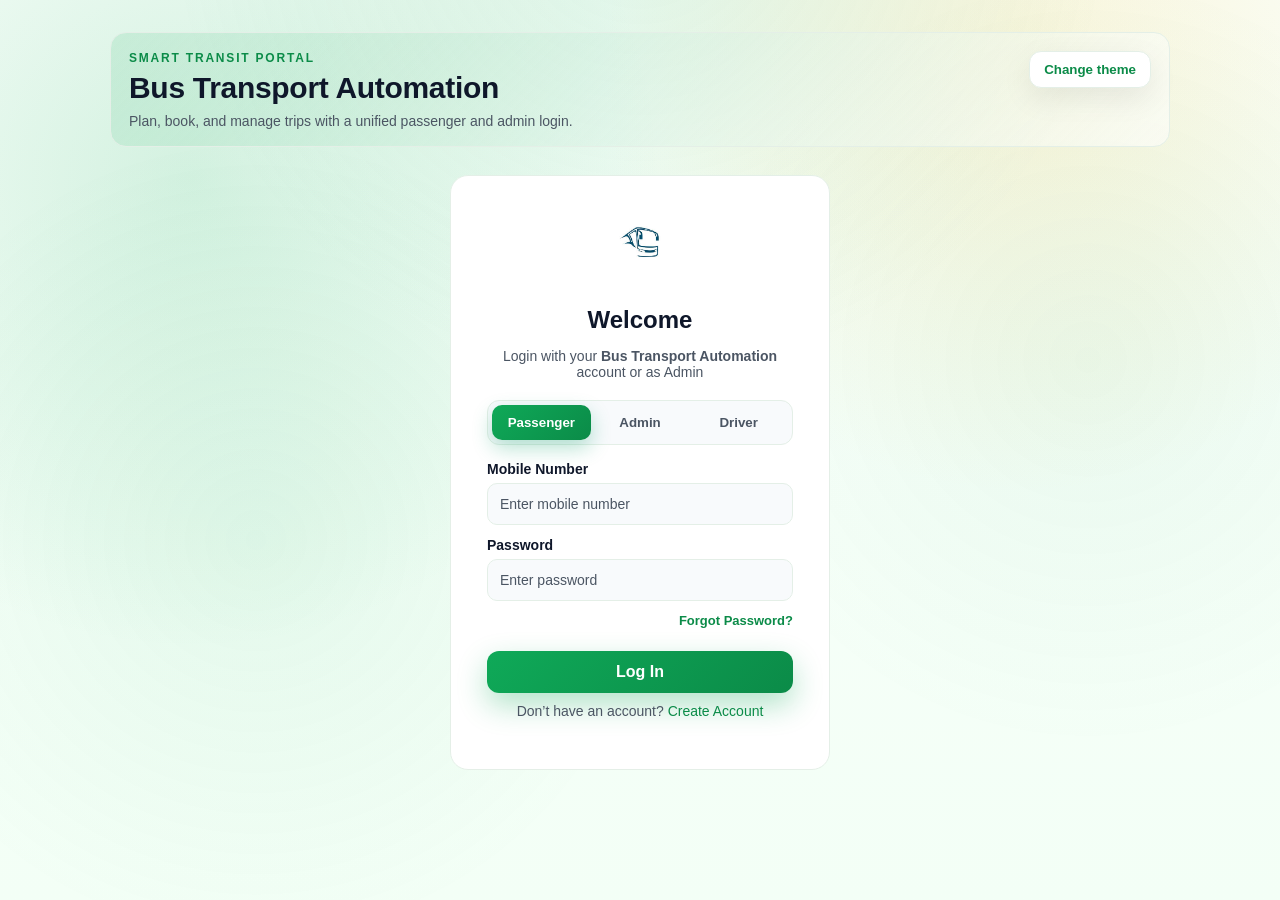
<file: index.html>
<!DOCTYPE html>
<html lang="en">

<head>
  <meta charset="UTF-8">
  <meta name="viewport" content="width=device-width, initial-scale=1.0">
  <title>Bus Transport Automation - Login</title>
  <link rel="stylesheet" href="style.css">
  <script src="theme.js"></script>
</head>

<body>

  <div class="page-shell">
    <header class="hero-header">
      <div>
        <p class="eyebrow">Smart transit portal</p>
        <h1 id="title">Bus Transport Automation</h1>
        <p class="subtitle">Plan, book, and manage trips with a unified passenger and admin login.</p>
      </div>
      <button id="themeToggle" type="button" class="theme-toggle">Change theme</button>
    </header>

    <!-- Wrapper for centering container -->
    <div class="wrapper">
      <div class="container">
        <!-- Logo -->
        <img src="busLogo.png" alt="Bus Transport Automation" class="logo">

        <!-- Heading -->
        <h2>Welcome</h2>
        <p class="lede">Login with your <strong>Bus Transport Automation</strong> account or as Admin</p>

        <!-- Tabs for Passenger/Admin/Driver -->
        <div class="tab">
          <button id="userBtn" class="active" onclick="showUserLogin()">Passenger</button>
          <button id="adminBtn" onclick="showAdminLogin()">Admin</button>
          <button id="driverBtn" onclick="showDriverLogin()">Driver</button>
        </div>

        <!-- Passenger Login Form -->
        <form id="userLogin" class="form active">
          <label>Mobile Number </label>
          <input type="text" placeholder="Enter mobile number" id="userMobile" required>

          <label>Password </label>
          <input type="password" placeholder="Enter password" id="userPassword" required>

          <div class="actions">
            <a href="#">Forgot Password?</a>
          </div>

          <button type="submit" class="login-btn">Log In</button>
          <p class="signup-note">Don’t have an account? <a href="signup.html" onclick="signupUser()">Create Account</a></p>
        </form>

        <!-- Admin Login Form -->
        <form id="adminLogin" class="form">
          <label>Username </label>
          <input type="text" placeholder="Enter admin username" id="adminUser" required>

          <label>Password </label>
          <input type="password" placeholder="Enter admin password" id="adminPass" required>

          <button type="submit" class="login-btn">Log In</button>
        </form>

        <!-- Driver Login Form -->
        <form id="driverLogin" class="form">
          <label>Phone </label>
          <input type="text" placeholder="Enter driver phone" id="driverPhone" required>

          <label>License Number </label>
          <input type="text" placeholder="Enter license number" id="driverLicense" required>

          <button type="submit" class="login-btn">Log In</button>
        </form>
      </div>
    </div>
  </div>

  <!-- JS Script -->
  <script src="script.js"></script>

</body>

</html>
</file>
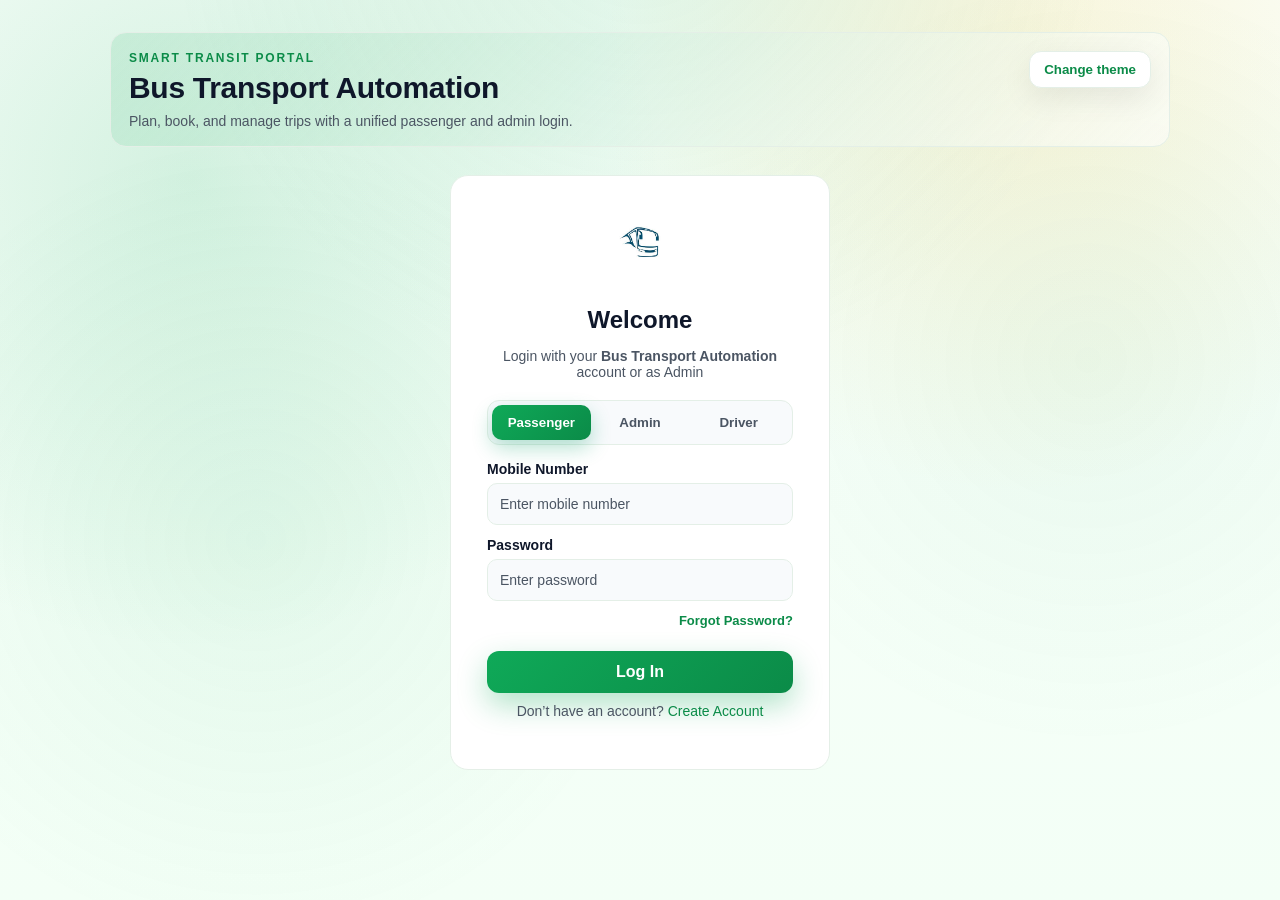
<file: driver.html>
<!DOCTYPE html>
<html lang="en">
<head>
  <meta charset="UTF-8">
  <meta name="viewport" content="width=device-width, initial-scale=1.0">
  <title>Driver Dashboard</title>
  <link rel="stylesheet" href="driver.css">
  <script src="theme.js"></script>
  <script defer src="driver.js"></script>
  <script defer src="footer.js"></script>
  </head>
<body>

  <header class="navbar">
    <div class="logo">Bus Transport Automation</div>
    <nav>
      <ul>
        <li><a href="#" id="driverLogoutLink">Logout</a></li>
      </ul>
    </nav>
  </header>

  <section class="hero">
    <h1 id="driverWelcome">Welcome Driver 👋</h1>
    <p>Here are your assigned trips.</p>
  </section>

  <main class="content">
    <div class="panel">
      <div class="tabbar" role="tablist">
        <button class="tab-btn active" id="tabActive" data-target="tab-active" aria-selected="true">Trips</button>
        <button class="tab-btn" id="tabCompleted" data-target="tab-completed" aria-selected="false">Completed Trips</button>
        <button class="tab-btn" id="tabRoutes" data-target="tab-routes" aria-selected="false">Routes</button>
      </div>

      <section id="tab-active" class="tab-panel active" role="tabpanel" aria-labelledby="tabActive">
        <div class="panel-header">
          <div>
            <h2>Your Trips</h2>
            <p class="muted">Mark a trip as done to move it into Completed.</p>
          </div>
        </div>
        <div class="table-block">
          <div class="block-heading">
            <h3>Active Trips</h3>
            <span class="pill" id="activeCount">0</span>
          </div>
          <div id="activeTrips" class="table-wrapper">
            <div class="loading">Loading trips...</div>
          </div>
        </div>
      </section>

      <section id="tab-completed" class="tab-panel" role="tabpanel" aria-labelledby="tabCompleted">
        <div class="panel-header">
          <div>
            <h2>Completed Trips</h2>
            <p class="muted">Trips you marked done.</p>
          </div>
        </div>
        <div class="table-block">
          <div class="block-heading">
            <h3>Completed Trips</h3>
            <span class="pill" id="completedCount">0</span>
          </div>
          <div id="completedTrips" class="table-wrapper">
            <div class="loading">Loading trips...</div>
          </div>
        </div>
      </section>

      <section id="tab-routes" class="tab-panel" role="tabpanel" aria-labelledby="tabRoutes">
        <div class="panel-header">
          <div>
            <h2>Routes</h2>
            <p class="muted">Routes assigned to you.</p>
          </div>
        </div>
        <div class="table-block">
          <div class="block-heading">
            <h3>Your Assigned Routes</h3>
            <span class="pill" id="routesCount">0</span>
          </div>
          <div id="routesContainer" class="table-wrapper">
            <div class="loading">Loading routes...</div>
          </div>
        </div>
      </section>
    </div>
  </main>

  <footer class="site-footer">
    <div class="footer-inner">
      <div class="footer-brand">Bus Transport Automation</div>
      <div class="footer-meta">© <span id="footerYear"></span> All rights reserved</div>
      <div class="footer-author">Author: PSTU Student</div>
    </div>
  </footer>

</body>
</html>
</file>
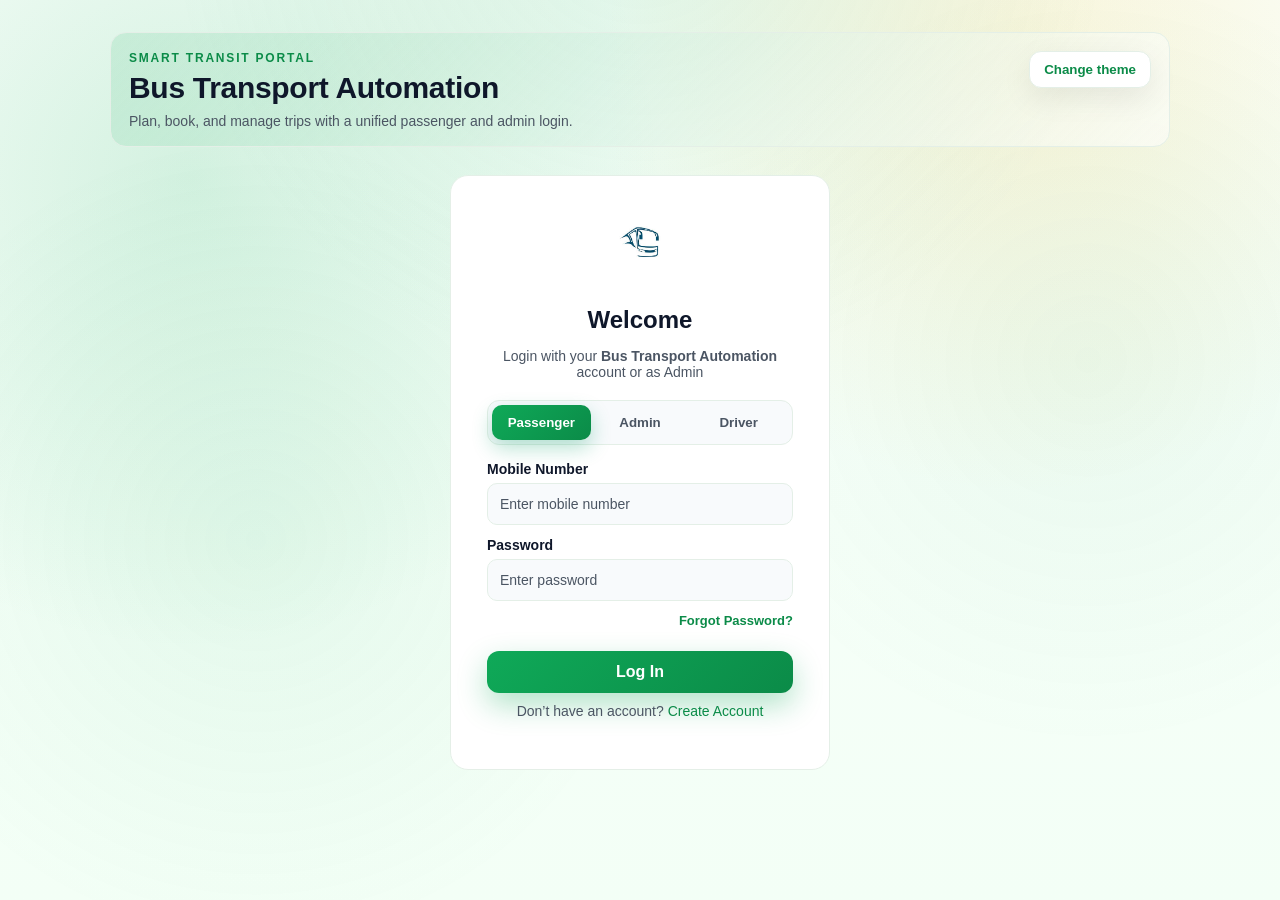
<file: passenger.html>
<!DOCTYPE html>
<html lang="en">
<head>
  <meta charset="UTF-8">
  <meta name="viewport" content="width=device-width, initial-scale=1.0">
  <title>Passenger Dashboard</title>
  <!-- Link to external CSS for styling the passenger dashboard -->
  <link rel="stylesheet" href="passenger.css">
  <script src="theme.js"></script>
</head>
<body>

  <!-- =========================
       HEADER / NAVIGATION BAR
       Contains logo and navigation links
  ============================ -->
  <header class="navbar">
    <div class="logo">Bus Transport Automation </div> <!-- Logo / Brand Name -->
    <nav>
      <ul>
        <li><a href="#">Home</a></li>    
        <li><a href="#">Help</a></li>    
        <li><a href="gps.html" id="gpsTrackingNavLink">GPS Tracking</a></li>
        <li><a href="#" id="passengerDetailsLink">My Details</a></li>
        <li><a href="#" id="passengerLogoutLink">Logout</a></li>   <!-- Logout link -->
      </ul>
    </nav>
  </header>

  <!-- Passenger Details Modal -->
  <div id="passengerDetailsModal" class="passenger-modal" aria-hidden="true">
    <div class="passenger-modal-content" role="dialog" aria-modal="true" aria-labelledby="passengerDetailsTitle">
      <div class="passenger-modal-header">
        <h2 id="passengerDetailsTitle">Passenger Details</h2>
        <button type="button" id="passengerDetailsCloseBtn" class="passenger-modal-close">Close</button>
      </div>
      <div id="passengerDetailsBody" class="passenger-modal-body"></div>
    </div>
  </div>

  <!-- =========================
       HERO / MAIN SECTION
       Welcoming message and main options for the passenger
  ============================ -->
  <section class="hero">
    <h1>Welcome Passenger 👋</h1>  <!-- Greeting text -->
    <p>Select an option below to continue your journey</p> <!-- Subtext -->

    <!-- =========================
         OPTIONS CARDS
         Each card has an image, title, description, and onclick function
    ============================ -->
    <div class="options">

      <!-- CARD 1: Search Bus -->
      <div class="card" onclick="openSearch()">
        <img src="searchLogo.png" alt="Search Bus">
        <h3>Search Bus</h3>
        <p>Find available buses by route and date.</p>
      </div>

      <!-- CARD 2: Bus Counters -->
      <div class="card" onclick="openRoute()">
        <img src="gpsLogo.png" alt="Bus Counters">
        <h3>Bus Counters</h3>
        <p>Find counter addresses, contacts and timings.</p>
      </div>

      <!-- CARD 3: See Routes -->
      <div class="card" onclick="openRoutesList()">
        <img src="searchLogo.png" alt="See Routes">
        <h3>See Routes</h3>
        <p>Browse available routes pulled directly from the database.</p>
      </div>

    </div>

    <!-- Latest confirmed booking + GPS tracking (shows only if a paid booking exists) -->
    <section id="latestBookingPanel" class="latest-booking" hidden>
      <h2 class="latest-booking-title">My Confirmed Booking</h2>
      <div id="latestBookingMeta" class="latest-booking-meta"></div>
    </section>
  </section>

  <!-- =========================
       FOOTER
       Contains copyright and developer info
  ============================ -->
  <footer class="site-footer">
    <div class="footer-inner">
      <div class="footer-brand">Bus Transport Automation</div>
      <div class="footer-meta">© <span id="footerYear"></span> All rights reserved</div>
      <div class="footer-author">Author: PSTU Student</div>
    </div>
  </footer>
  <script src="footer.js"></script>
  <script src="passenger.js?v=20251228"></script>
</body>
</html>
</file>
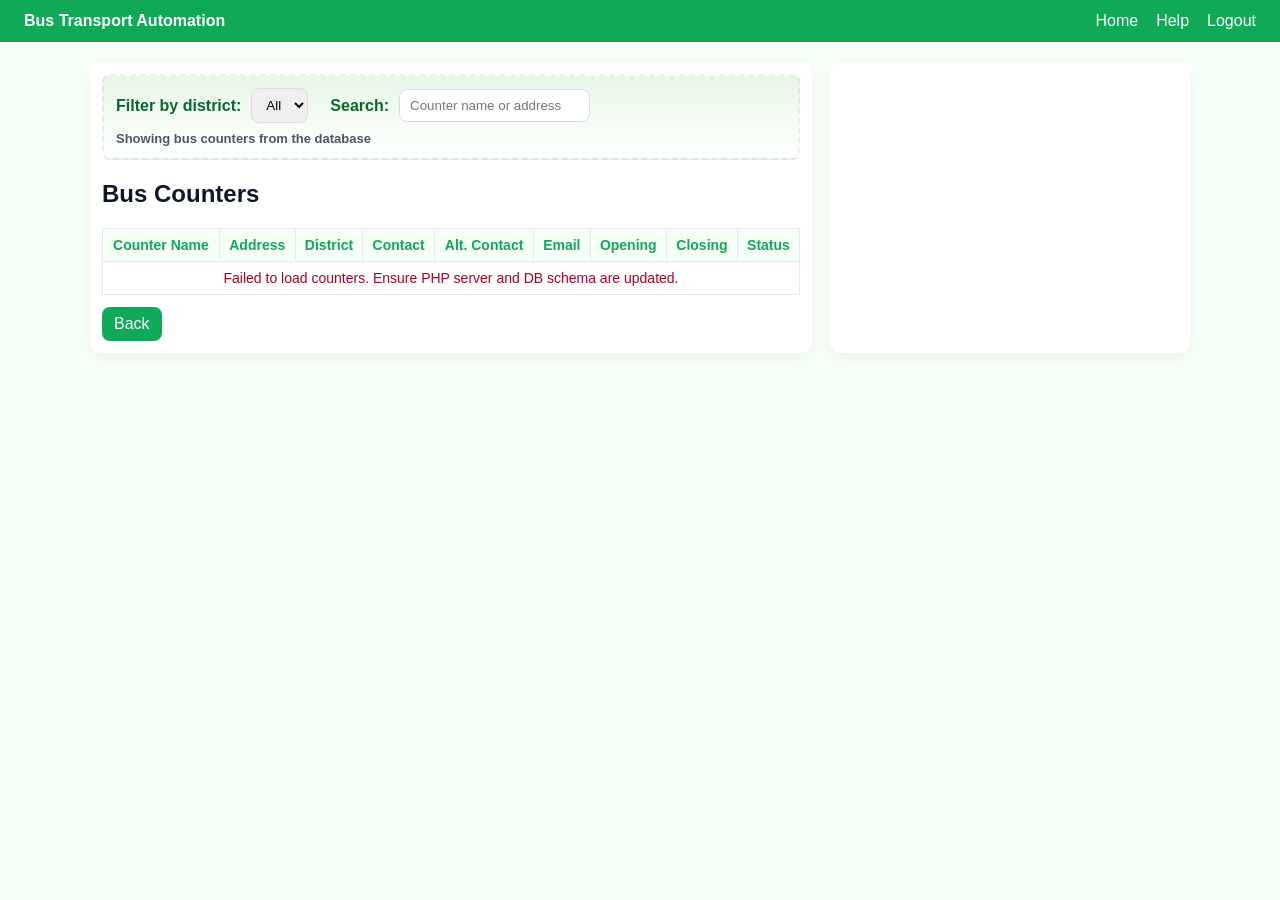
<file: route.html>
<!DOCTYPE html>
<html lang="en">
<head>
  <meta charset="utf-8">
  <meta name="viewport" content="width=device-width, initial-scale=1">
  <title>Bus Counters — Bus Transport Automation</title>
  <link rel="stylesheet" href="route.css">
   <script src="theme.js"></script>
</head>
<body>

  <header class="navbar">
    <div class="logo">Bus Transport Automation</div>
    <nav>
      <ul>
        <li><a href="passenger.html">Home</a></li>
        <li><a href="#">Help</a></li>
        <li><a href="index.html">Logout</a></li>
      </ul>
    </nav>
  </header>

  <main class="route-container">
    <section class="map-area">
      <div class="map-placeholder" style="height:auto; padding:12px">
        <div class="filter-row">
          <label for="districtFilter"><strong>Filter by district:</strong></label>
          <select id="districtFilter">
            <option value="">All</option>
          </select>
          <label for="searchBox" style="margin-left:12px"><strong>Search:</strong></label>
          <input id="searchBox" type="text" placeholder="Counter name or address" />
        </div>
        <div class="map-note">Showing bus counters from the database</div>
      </div>

      <h2 id="route-title">Bus Counters</h2>

      <table class="counters-table" aria-label="Bus counters list">
        <thead>
          <tr>
            <th>Counter Name</th>
            <th>Address</th>
            <th>District</th>
            <th>Contact</th>
            <th>Alt. Contact</th>
            <th>Email</th>
            <th>Opening</th>
            <th>Closing</th>
            <th>Status</th>
          </tr>
        </thead>
        <tbody id="countersBody"></tbody>
      </table>

      <div class="panel-actions">
        <a class="back-btn" href="passenger.html">Back</a>
      </div>
    </section>

    <aside class="route-panel">
      
    </aside>
  </main>
  <script src="route.js"></script>
</body>
</html>
</file>
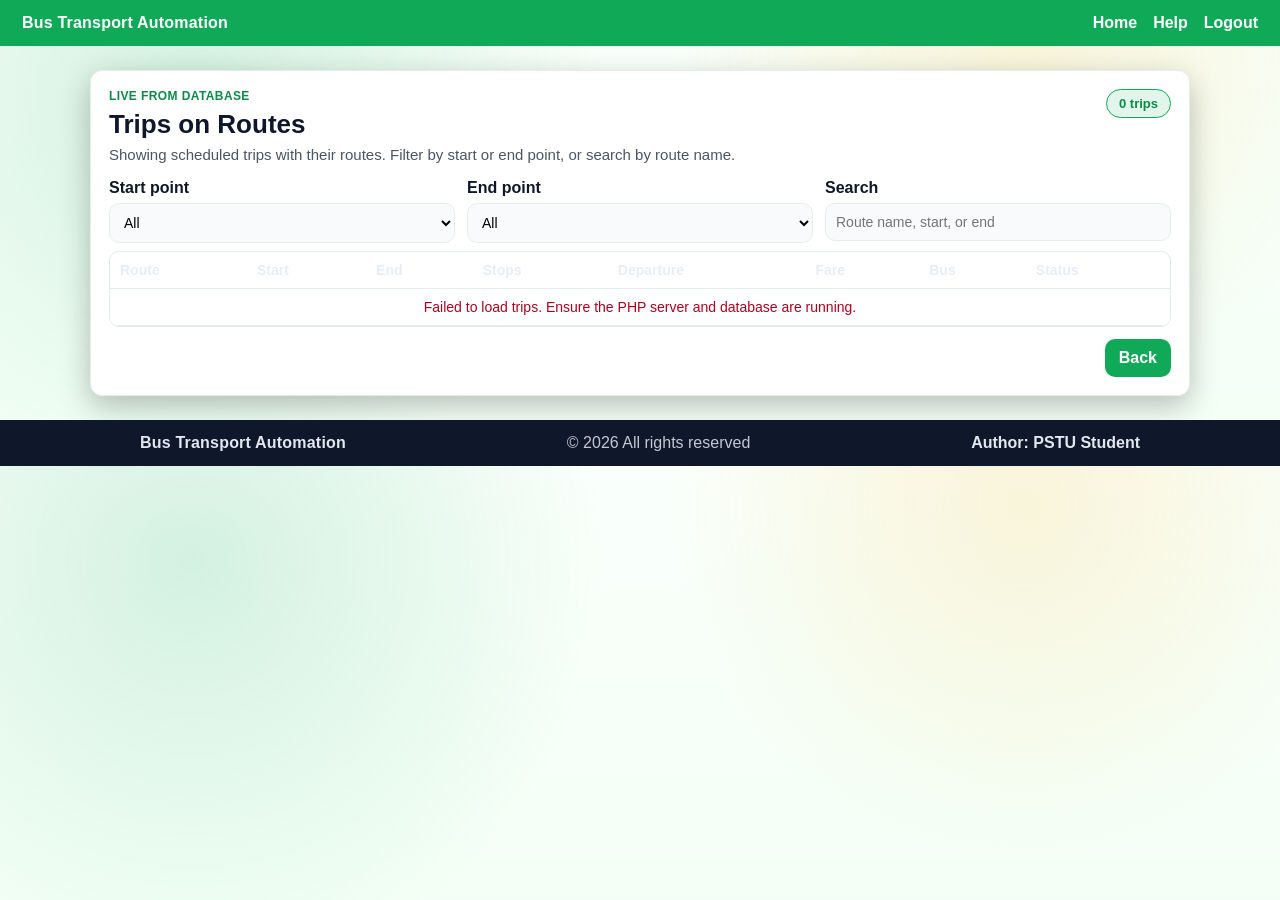
<file: routes_list.html>
<!DOCTYPE html>
<html lang="en">
<head>
  <meta charset="UTF-8">
  <meta name="viewport" content="width=device-width, initial-scale=1.0">
  <title>Routes — Bus Transport Automation</title>
  <link rel="stylesheet" href="routes_list.css">
  <script src="theme.js"></script>
</head>
<body class="bg-routes">
  <header class="navbar">
    <div class="logo">Bus Transport Automation</div>
    <nav>
      <ul>
        <li><a href="passenger.html">Home</a></li>
        <li><a href="#">Help</a></li>
        <li><a href="index.html">Logout</a></li>
      </ul>
    </nav>
  </header>

  <main class="routes-container">
    <section class="routes-panel">
      <div class="panel-header">
        <div>
          <p class="eyebrow">Live from database</p>
          <h1>Trips on Routes</h1>
          <p class="lede">Showing scheduled trips with their routes. Filter by start or end point, or search by route name.</p>
        </div>
        <div class="count-pill" id="routesCount">0 trips</div>
      </div>

      <div class="filters">
        <label>
          <span>Start point</span>
          <select id="startFilter">
            <option value="">All</option>
          </select>
        </label>
        <label>
          <span>End point</span>
          <select id="endFilter">
            <option value="">All</option>
          </select>
        </label>
        <label class="search-label">
          <span>Search</span>
          <input id="routeSearch" type="search" placeholder="Route name, start, or end" />
        </label>
      </div>

      <div class="table-wrap">
        <table class="routes-table" aria-label="Trips list">
          <thead>
            <tr>
              <th>Route</th>
              <th>Start</th>
              <th>End</th>
              <th>Stops</th>
              <th>Departure</th>
              <th>Fare</th>
              <th>Bus</th>
              <th>Status</th>
            </tr>
          </thead>
          <tbody id="routesBody"></tbody>
        </table>
      </div>

      <div class="panel-actions">
        <a class="back-btn" href="passenger.html">Back</a>
      </div>
    </section>
  </main>

  <footer class="site-footer">
    <div class="footer-inner">
      <div class="footer-brand">Bus Transport Automation</div>
      <div class="footer-meta">© <span id="footerYear"></span> All rights reserved</div>
      <div class="footer-author">Author: PSTU Student</div>
    </div>
  </footer>

  <script src="footer.js"></script>
  <script src="routes_list.js"></script>
</body>
</html>
</file>
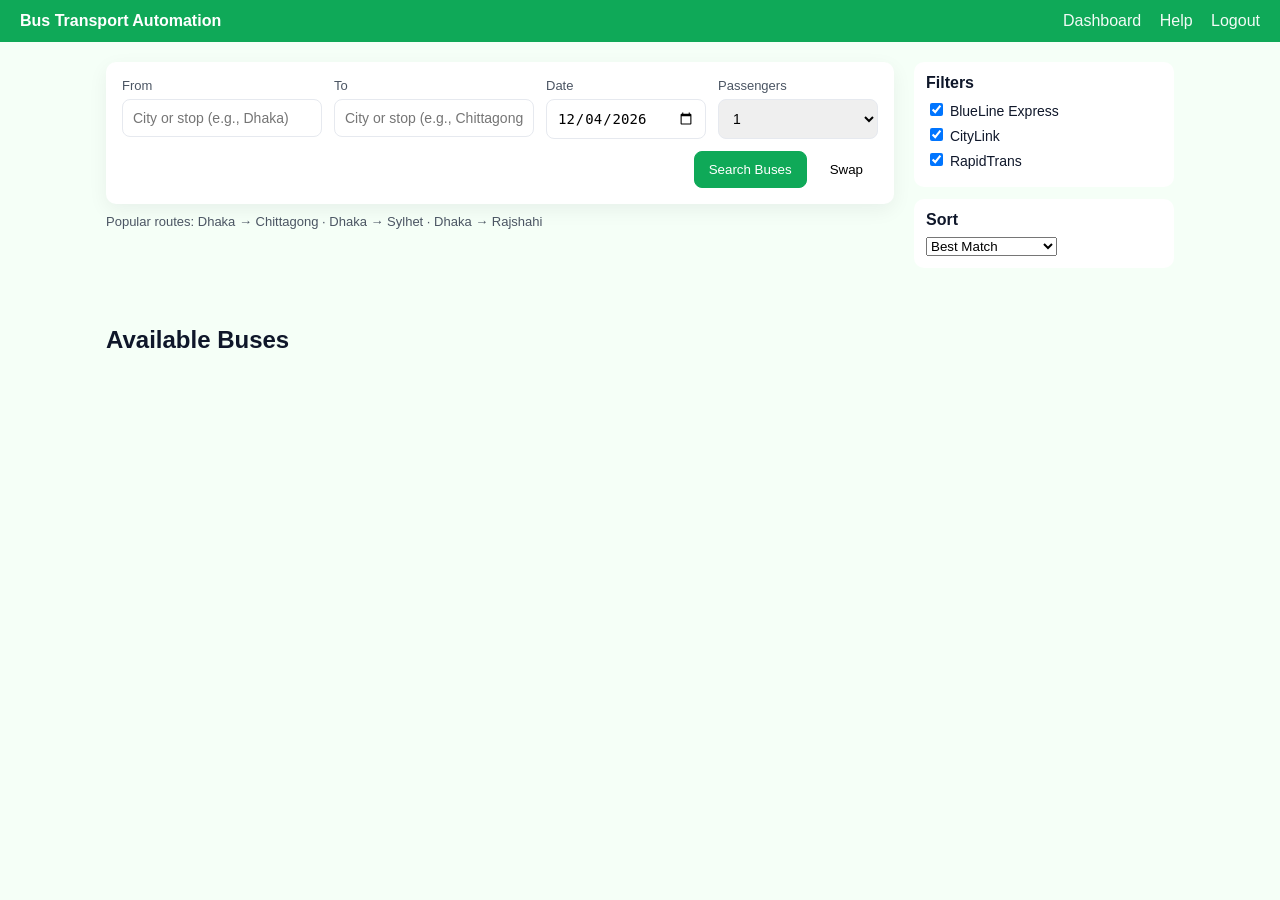
<file: search.html>
<!DOCTYPE html>
<html lang="en">
<head>
  <meta charset="UTF-8">
  <meta name="viewport" content="width=device-width, initial-scale=1.0">
    <title>Bus Search</title>
  <link rel="stylesheet" href="search.css">
    <script src="theme.js"></script>
</head>
<body>

  <header class="topbar">
    <div class="brand">Bus Transport Automation</div>
    <nav class="topnav">
      <a href="passenger.html">Dashboard</a>
      <a href="#">Help</a>
      <a href="index.html">Logout</a>
    </nav>
  </header>

  <main class="container">
    <section class="search-panel">
      <form id="searchForm" class="search-form" autocomplete="off">
        <div class="inputs">
          <div class="input-group">
            <label>From</label>
            <input id="from" name="from" type="text" placeholder="City or stop (e.g., Dhaka)" required>
            <div class="suggestions" id="from-suggest"></div>
          </div>

          <div class="input-group">
            <label>To</label>
            <input id="to" name="to" type="text" placeholder="City or stop (e.g., Chittagong)" required>
            <div class="suggestions" id="to-suggest"></div>
          </div>

          <div class="input-group small">
            <label>Date</label>
            <input id="date" name="date" type="date" required>
          </div>

          <div class="input-group small">
            <label>Passengers</label>
            <select id="pax">
              <option value="1">1</option>
              <option value="2">2</option>
              <option value="3">3</option>
              <option value="4">4</option>
            </select>
          </div>
        </div>

        <div class="form-actions">
          <button type="submit" class="btn primary">Search Buses</button>
          <button type="button" id="swapBtn" class="btn">Swap</button>
        </div>
      </form>

      <div class="hint">Popular routes: Dhaka → Chittagong · Dhaka → Sylhet · Dhaka → Rajshahi</div>
    </section>

    <aside class="filters">
      <div class="filter-block">
        <h4>Filters</h4>
        <label><input type="checkbox" class="filter-operator" value="BlueLine Express" checked> BlueLine Express</label>
        <label><input type="checkbox" class="filter-operator" value="CityLink" checked> CityLink</label>
        <label><input type="checkbox" class="filter-operator" value="RapidTrans" checked> RapidTrans</label>
      </div>

      <div class="filter-block">
        <h4>Sort</h4>
        <select id="sortSelect">
          <option value="best">Best Match</option>
          <option value="price_asc">Price: Low to High</option>
          <option value="price_desc">Price: High to Low</option>
          <option value="time_earliest">Earliest Departure</option>
        </select>
      </div>
    </aside>

    <section id="results" class="results">
      <div class="results-header"><h2>Available Buses</h2><div id="results-count"></div></div>
      <div id="results-list"></div>
    </section>
      <!-- Seat Selection Modal -->
      <div id="seatModal" class="seat-modal" aria-hidden="true">
        <div class="seat-modal-content">
          <button class="seat-modal-close" id="seatModalClose" aria-label="Close">×</button>
          <h2 id="seatModalTitle">Select Seats</h2>
          <div class="seat-legend">
            <span class="legend-item"><span class="seat-box available"></span> Available</span>
            <span class="legend-item"><span class="seat-box selected"></span> Selected</span>
            <span class="legend-item"><span class="seat-box booked"></span> Booked</span>
            <span class="legend-item"><span class="seat-box premium"></span> Premium</span>
            <span class="legend-item"><span class="seat-box sleeper"></span> Sleeper</span>
          </div>
          <div id="seatGrid" class="seat-grid" role="grid" aria-label="Seat map"></div>
          <div class="seat-summary">
            <div><strong>Selected Seats:</strong> <span id="selectedSeatsDisplay">None</span></div>
            <div><strong>Total Fare:</strong> ৳ <span id="totalFareDisplay">0</span></div>
          </div>
          <div class="seat-actions">
            <button id="confirmBookingBtn" class="btn primary" disabled>Confirm Booking</button>
          </div>
          <div id="seatError" class="seat-error" role="alert"></div>
        </div>
      </div>
  </main>

  <script src="search.js?v=20251229"></script>
  
</body>
</html>
</file>
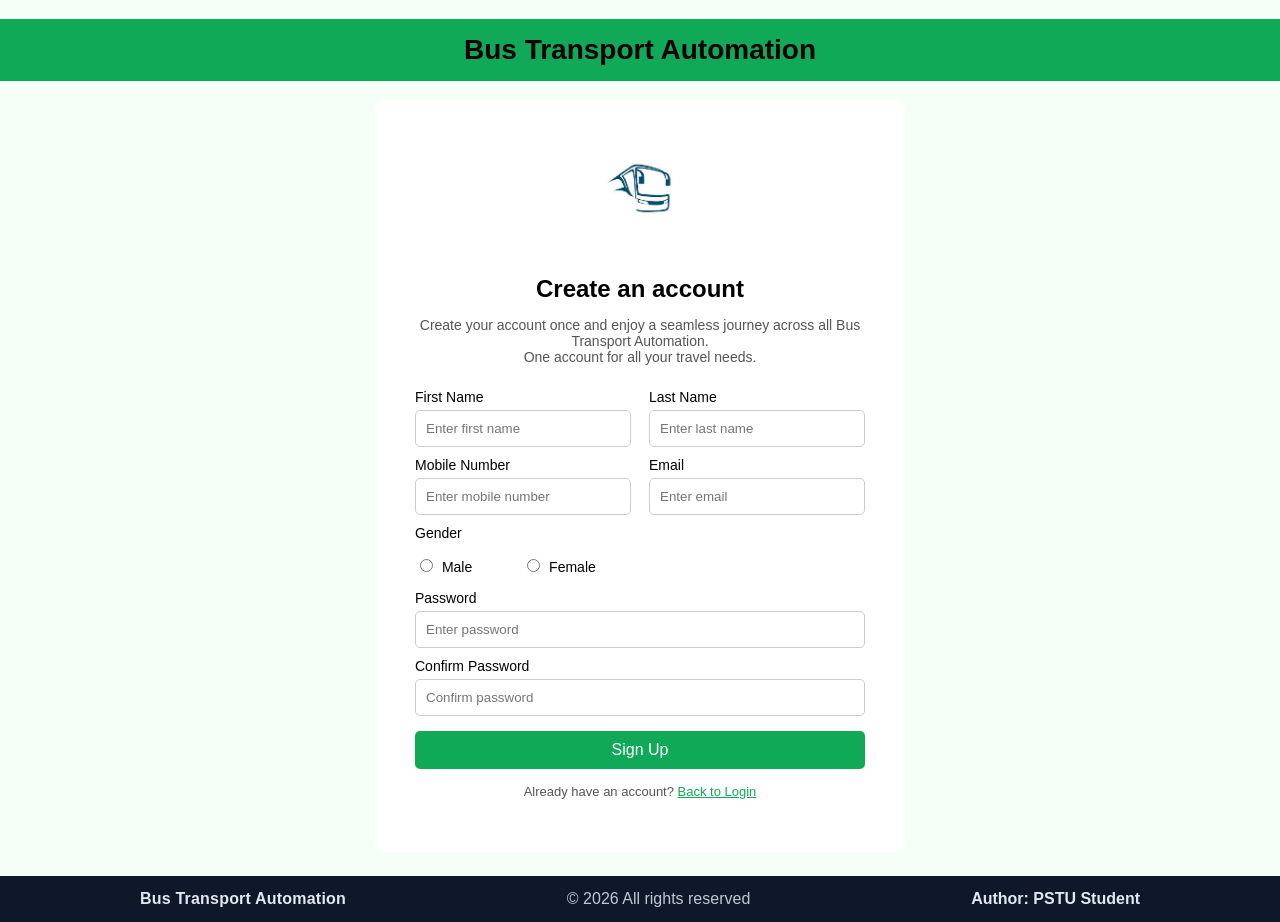
<file: signup.html>
<!DOCTYPE html>
<html lang="en">
<head>
  <meta charset="UTF-8">
  <meta name="viewport" content="width=device-width, initial-scale=1.0">
  <title>Create Account - Shohoz</title>
 <link rel="stylesheet" href="signup.css">
  <script src="theme.js"></script>

</head>
<body>
   <h1 id="title">Bus Transport Automation</h1>
   <div class="wrapper">
  <div class="container">
    <img src="busLogo.png" alt="Bus logo" class="logo">
    
    <h2>Create an account</h2>
    <p>Create your account once and enjoy a seamless journey across all Bus Transport Automation.<br>
    One account for all your travel needs.</p>

      <!-- sign up form code start from here -->


    <form id="signupForm" class="form active">
    <!-- take details for name -->
      <div class="form-row">
        <div class="col">
          <label>First Name </label>
          <input type="text" id="firstName" placeholder="Enter first name" required>
        </div>

        <div class="col">
          <label>Last Name </label>
          <input type="text" id="lastName" placeholder="Enter last name" required>
        </div>
      </div>

 <!-- take details for email and phone number -->
      <div class="form-row">
        <div class="col">
          <label>Mobile Number </label>
          <input type="text" id="mobile" placeholder="Enter mobile number" required>
        </div>
        <div class="col">
          <label>Email </label>
          <input type="email" id="email" placeholder="Enter email" required>
        </div>
      </div>
         
  <!-- label for gender  -->

      <label>Gender </label>
      <div class="gender-box">
        <label><input type="radio" name="gender" value="Male" required> Male</label>
        <label><input type="radio" name="gender" value="Female"> Female</label>
      </div>

      <!-- password code -->
      <label>Password </label>
      <input type="password" id="password" placeholder="Enter password" required>

      <label>Confirm Password </label>
      <input type="password" id="confirmPassword" placeholder="Confirm password" required>

      <button type="button" class="login-btn" onclick="signupUser()">Sign Up</button>

      <p class="back-login">Already have an account? <a href="index.html">Back to Login</a></p>
    </form>
  </div>
</div>

<script src="footer.js"></script>
<script src="signup.js?v=20251228"></script>

</body>
</html>
</file>
<file: style.css>
:root{
:root{
  --bg: #f5fff7;
  --panel: #ffffff;
  --primary: #0fa958;
  --primary-strong: #0b8b48;
  --accent: #f4c542;
  --text: #0f172a;
  --muted: #4b5563;
  --border: #e4efe7;
  --shadow: 0 22px 55px rgba(15,23,42,0.12);
  --input-bg: #f8fafc;
  --gradient: radial-gradient(circle at 15% 20%, rgba(15,169,88,0.16), transparent 36%),
               radial-gradient(circle at 80% 8%, rgba(244,197,66,0.18), transparent 32%),
               linear-gradient(180deg, #fafffb 0%, #f3fff6 100%);
}

*{ box-sizing: border-box; }

html{
  min-height: 100%;
  background: var(--bg);
}

body {
  font-family: 'Segoe UI', Arial, sans-serif;
  background: var(--gradient);
  margin: 0;
  min-height: 100vh;
  color: var(--text);
  position: relative;
  overflow-x: hidden;
}

body::before{
  content:"";
  position: absolute;
  inset: 0;
  position: fixed;
  width: 100%;
  height: 100%;
  background: radial-gradient(circle at 50% -10%, rgba(15,169,88,0.12), transparent 40%),
              radial-gradient(circle at 20% 60%, rgba(15,169,88,0.08), transparent 35%),
              radial-gradient(circle at 85% 40%, rgba(12,148,78,0.06), transparent 32%);
  pointer-events: none;
  z-index: 0;
}

.page-shell{
  max-width: 1100px;
  margin: 0 auto;
  padding: 32px 20px 60px;
  position: relative;
  z-index: 1;
}

.hero-header{
  display:flex;
  align-items: flex-start;
  justify-content: space-between;
  gap: 16px;
  margin-bottom: 28px;
  background: linear-gradient(135deg, rgba(15,169,88,0.12), rgba(255,255,255,0.55));
  border: 1px solid var(--border);
  border-radius: 16px;
  padding: 18px 18px 14px;
}

.eyebrow{
  text-transform: uppercase;
  letter-spacing: 1.8px;
  font-weight: 700;
  font-size: 12px;
  color: var(--primary-strong);
  margin: 0 0 6px 0;
}

#title{
  margin: 0;
  font-size: 30px;
  color: var(--text);
  letter-spacing: -0.3px;
}

.subtitle{
  margin: 6px 0 0 0;
  max-width: 640px;
  color: var(--muted);
  line-height: 1.5;
}

.theme-toggle{
  align-self: flex-start;
  border: 1px solid var(--border);
  background: var(--panel);
  color: var(--primary-strong);
  padding: 10px 14px;
  border-radius: 12px;
  font-weight: 700;
  cursor: pointer;
  box-shadow: 0 10px 30px rgba(0,0,0,0.08);
  transition: transform 120ms ease, box-shadow 120ms ease;
}

.theme-toggle:hover{ transform: translateY(-1px); box-shadow: 0 14px 34px rgba(0,0,0,0.1); }

.wrapper {
  display: flex;
  justify-content: center;
}

.container {
  background: var(--panel);
  padding: 36px;
  width: 380px;
  border-radius: 18px;
  text-align: center;
  box-shadow: var(--shadow);
  border: 1px solid var(--border);
  position: relative;
  overflow: hidden;
}

.container::before{
  content:"";
  position:absolute;
  inset:-40% 10% auto auto;
  width: 180px;
  height: 180px;
  background: radial-gradient(circle, rgba(15,169,88,0.18) 0%, transparent 60%);
  pointer-events: none;
}

.logo {
  width: 120px;
  height: 60px;
  margin-bottom: 10px;
  object-fit: contain;
}

h2 {
  margin-bottom: 6px;
}

.lede{
  color: var(--muted);
  font-size: 14px;
  margin-bottom: 14px;
}

p { color: var(--muted); font-size: 14px; }

.tab {
  display: flex;
  justify-content: center;
  margin: 20px 0 16px;
  background: var(--input-bg);
  border-radius: 12px;
  padding: 4px;
  border: 1px solid var(--border);
}

.tab button {
  flex: 1;
  padding: 10px;
  border: 0;
  background: transparent;
  cursor: pointer;
  font-weight: 700;
  color: var(--muted);
  border-radius: 10px;
  transition: background 150ms ease, color 150ms ease, box-shadow 150ms ease;
}

.tab button.active {
  background: linear-gradient(135deg, var(--primary), var(--primary-strong));
  color: #fff;
  box-shadow: 0 8px 20px rgba(13,159,106,0.3);
}

.form {
  display: none;
  text-align: left;
}

.form.active { display: block; }

label {
  display: block;
  margin: 12px 0 6px;
  font-size: 14px;
  font-weight: 700;
  color: var(--text);
}

input {
  width: 100%;
  padding: 12px;
  border: 1px solid var(--border);
  border-radius: 10px;
  background: var(--input-bg);
  color: var(--text);
  font-size: 14px;
  transition: border-color 120ms ease, box-shadow 120ms ease;
}

input::placeholder{
  color: var(--muted);
}

input:focus{
  outline: none;
  border-color: var(--primary);
  box-shadow: 0 0 0 3px rgba(13,159,106,0.18);
}

.actions {
  text-align: right;
  margin: 10px 0;
}

.actions a {
  color: var(--primary-strong);
  text-decoration: none;
  font-size: 13px;
  font-weight: 700;
}

.login-btn {
  width: 100%;
  padding: 12px;
  background: linear-gradient(135deg, var(--primary), var(--primary-strong));
  color: white;
  border: none;
  border-radius: 12px;
  margin-top: 12px;
  cursor: pointer;
  font-size: 16px;
  font-weight: 700;
  box-shadow: 0 12px 30px rgba(15,169,88,0.32);
  transition: transform 120ms ease, box-shadow 120ms ease;
}

.login-btn:hover { transform: translateY(-1px); box-shadow: 0 14px 34px rgba(13,159,106,0.38); }
.login-btn:active { transform: translateY(0); box-shadow: 0 10px 24px rgba(13,159,106,0.32); }

a { color: var(--primary-strong); text-decoration: none; }

.signup-note{ text-align: center; margin-top: 10px; }
</file>
<file: driver.css>
.navbar{display:flex;justify-content:space-between;align-items:center;padding:12px 20px;background:#0b3d91;color:#fff}
.navbar .logo{font-weight:600}
.navbar a{color:#fff;text-decoration:none;padding:8px 10px}
.hero{padding:24px 20px;background:#f6f8fb;border-bottom:1px solid #e5e7eb}
.hero h1{margin:0 0 8px 0;font-size:1.8rem}
.content{padding:20px}
.panel{background:#fff;border:1px solid #e5e7eb;border-radius:8px;box-shadow:0 1px 4px rgba(0,0,0,0.06);padding:16px}
.tabbar{display:flex;gap:8px;margin-bottom:12px;border-bottom:1px solid #e5e7eb;padding-bottom:8px;flex-wrap:wrap}
.tab-btn{padding:10px 14px;border:1px solid #e5e7eb;border-radius:10px;background:#f8fafc;cursor:pointer;font-weight:700;color:#0b3d91;}
.tab-btn.active{background:#0b3d91;color:#fff;border-color:#0b3d91;box-shadow:0 4px 10px rgba(0,0,0,0.08)}
.tab-panel{display:none}
.tab-panel.active{display:block}
.panel-header{display:flex;justify-content:space-between;align-items:flex-start;gap:12px;margin-bottom:12px}
.panel-header .muted{margin:4px 0 0 0;color:var(--muted)}
.table-block{background:#fff;border:1px solid #e5e7eb;border-radius:8px;padding:12px}
.block-heading{display:flex;align-items:center;justify-content:space-between;gap:10px;margin-bottom:10px}
.block-heading h3{margin:0;font-size:1.05rem}
.pill{display:inline-block;min-width:30px;text-align:center;padding:4px 10px;border-radius:999px;background:#eef2ff;color:#3730a3;font-weight:700;font-size:.9rem}
.table-wrapper{overflow-x:auto}
table{width:100%;border-collapse:collapse}
th,td{padding:10px;border-bottom:1px solid #e5e7eb;text-align:left}
th{background:#f9fafb;font-weight:600}
.status{display:inline-block;padding:2px 8px;border-radius:999px;font-size:.85rem}
.status.scheduled{background:#eef2ff;color:#3730a3}
.status.enroute{background:#ecfeff;color:#0e7490}
.status.completed{background:#ecfdf5;color:#065f46}
.status.cancelled{background:#fef2f2;color:#991b1b}
.loading{padding:10px;color:var(--muted)}
.action-btn{padding:8px 12px;border:1px solid #d1d5db;border-radius:8px;background:#0ea5e9;color:#fff;cursor:pointer;font-weight:600;box-shadow:0 1px 2px rgba(0,0,0,0.08);}
.action-btn:disabled{opacity:0.55;cursor:not-allowed}
.done-badge{display:inline-flex;align-items:center;gap:6px;color:#065f46;font-weight:700}
.done-icon{background:#16a34a;color:#fff;border-radius:50%;width:22px;height:22px;display:inline-flex;align-items:center;justify-content:center;font-size:13px}
</file>
<file: passenger.css>
/* Layout for sticky footer */
html, body { height: 100%; }
body { display:flex; flex-direction:column; min-height:100vh; background: var(--page-bg, #ffffff); transition: background 300ms ease; }
main, .hero { flex:1; }

/* Background themes per feature */
body.bg-home { --page-bg: #ffffff; }
body.bg-search { --page-bg: #f1f5f9; }
body.bg-route { --page-bg: #f0f9ff; }
body.bg-routes { --page-bg: #f7f9ff; }
/* ===== Global Footer ===== */
.site-footer { margin-top:24px; background:#0f172a; color:#e2e8f0; }
.site-footer .footer-inner { max-width:1000px; margin:0 auto; padding:14px 16px; display:flex; gap:12px; align-items:center; justify-content:space-between; flex-wrap:wrap; }
.footer-brand { font-weight:700; letter-spacing:0.2px; }
.footer-meta { opacity:0.85; }
.footer-author { font-weight:600; }

/* ===== Interactive Animations (cards/buttons) ===== */
.card { transition: transform 200ms ease, box-shadow 200ms ease; }
.card:hover { transform: translateY(-2px); box-shadow: 0 6px 18px rgba(0,0,0,0.08); }
.card.bounce { animation: cardBounce 400ms ease-out; }
@keyframes cardBounce { 0%{ transform:scale(1); } 30%{ transform:scale(1.03); } 60%{ transform:scale(0.98); } 100%{ transform:scale(1); } }
/* 
   GLOBAL STYLES
   Sets font, background color, and default text color for the page
 */
body {
  font-family: 'Poppins', sans-serif;
  background: var(--bg);
  color: var(--text, #222);
}

/* 
   NAVBAR / HEADER STYLING
   Styles the top navigation bar with logo and links
 */
.navbar {
  background-color: var(--primary);          /* Green background */
  display: flex;                      /* Flex layout for logo + links */
  justify-content: space-between;     /* Logo on left, links on right */
  align-items: center;
  padding: 15px 40px;
  margin: 10;
  color: rgb(225, 230, 230);
}
/* this is for the titele name */
.navbar .logo {
  font-weight: bold;                  
  font-size: 22px;   
}


/* for the home and logout option */
.navbar ul {
  list-style: none;                   /* Remove bullets */
  display: flex;                      /* Horizontal layout for links */
  margin: 0;
  padding: 0;
}
/* is just for the space between the home and logout option*/
.navbar ul li {
  margin-left: 20px;                  /* Space between links */
}

.navbar ul li a {
  color: white;                       /* Link color */
  text-decoration: none;              /* Remove underline */
  font-weight: 500;
}

/* =========================
   HERO SECTION works on the function search bus etc.
   Centered welcome message and subtext
============================ */
.hero {
  text-align: center;
  margin-top: 50px;
}
/*  is for the welcome passenger text style*/
.hero h1 {
  color: var(--primary);                     /* Green heading */
  font-size: 28px;
}

.hero p {
  font-size: 16px;                     /* Paragraph text size */
  color: var(--muted);                 /* Theme-aware muted color */
  margin-bottom: 40px;
}

/* 
   OPTIONS CARDS CONTAINER
   Arranges the action cards horizontally and wraps if needed
 */
.options {
  display: flex;
  justify-content: center;            /* Center cards */
  gap: 30px;                          /* Space between cards */
  flex-wrap: wrap;                    /* Wrap on small screens */
}

/* 
   INDIVIDUAL CARD STYLING
   Styles each clickable card with shadow, padding, and hover effects
 */
.card {
  background: rgb(204, 212, 223);
  width: 250px;
  padding: 25px;
  border-radius: 15px;
  
  cursor: pointer;                    /* Pointer cursor on hover */
  transition: all 0.3s ease;         /* Smooth hover animation */
  text-align: center;
}

.card img {
  width: 60px;                        /* Icon size */
  margin-bottom: 15px;
}

.card h3 {
  margin: 10px 0;
  color: var(--primary);                     /* Card title color */
}

.card p {
  font-size: 14px;                     /* Description text size */
  color: var(--muted);                 /* Theme-aware muted text */
}

/* =========================
   CARD HOVER EFFECT
   Slight lift and shadow when user hovers over a card
============================ */
.card:hover {
  transform: translateY(-5px);        /* Lift effect */
  box-shadow: 0 5px 15px rgba(0,0,0,0.15); /* Stronger shadow */
}

/* =========================
   FOOTER STYLING
   Centered footer with background color and padding
============================ */
footer {
  text-align: center;
  margin-top: 60px;
  padding: 15px;
  background-color: #00a651;          /* Green footer */
  color: white;
}

/* Passenger details modal */
.passenger-modal{
  position: fixed;
  inset: 0;
  display: none;
  align-items: center;
  justify-content: center;
  padding: 16px;
  background: rgba(0,0,0,0.15);
  z-index: 999;
}

.passenger-modal.is-open{ display:flex; }

.passenger-modal-content{
  width: min(520px, 100%);
  background: #ffffff;
  border-radius: 12px;
  padding: 16px;
  box-shadow: 0 8px 24px rgba(0,0,0,0.08);
}

.passenger-modal-header{
  display:flex;
  align-items:center;
  justify-content: space-between;
  gap: 12px;
  margin-bottom: 10px;
}

.passenger-modal-header h2{
  margin: 0;
  color: #00a651;
  font-size: 18px;
}

.passenger-modal-close{
  background: #00a651;
  color: #ffffff;
  border: 0;
  border-radius: 8px;
  padding: 8px 12px;
  cursor: pointer;
  font-weight: 600;
}

.passenger-modal-body{ color: var(--text); }

.passenger-details{ display: grid; gap: 8px; }

.passenger-details-row{
  display:flex;
  justify-content: space-between;
  gap: 12px;
  padding: 8px 10px;
  background: rgb(204, 212, 223);
  border-radius: 10px;
}

.passenger-details-key{ font-weight: 700; color: #00a651; }
.passenger-details-value{ font-weight: 600; color: var(--text); }

/* ===== Latest booking + tracking panel ===== */
.latest-booking{
  max-width: 1000px;
  margin: 34px auto 0;
  padding: 18px;
  border-radius: 14px;
  background: rgb(204, 212, 223);
  text-align: left;
}

.latest-booking-title{
  margin: 0 0 10px;
  color: var(--primary);
  font-size: 18px;
}

.latest-booking-meta{
  display: grid;
  gap: 8px;
  margin-bottom: 14px;
  color: var(--text);
  font-weight: 600;
}
</file>
<file: route.css>
/* Route/Counters page styles — match passenger theme */
body{font-family:'Poppins', Arial, sans-serif;background:var(--bg);margin:0;color:var(--text,#222)}
.navbar{background-color:var(--primary);display:flex;justify-content:space-between;align-items:center;padding:12px 24px;color:#fff}
.navbar .logo{font-weight:700}
.navbar ul{list-style:none;margin:0;padding:0;display:flex}
.navbar ul li{margin-left:18px}
.navbar ul li a{color:white;text-decoration:none}

.route-container{max-width:1100px;margin:20px auto;display:grid;grid-template-columns:1fr 360px;gap:18px;padding:0 16px}
.map-area{background:#fff;border-radius:10px;padding:12px;box-shadow:0 6px 18px rgba(16,24,40,0.04)}
.map-placeholder{border-radius:8px;background:linear-gradient(180deg,#e6f7e6,#ffffff);display:block;color:#0b662e;font-weight:700;font-size:16px;border:2px dashed rgba(0,0,0,0.06)}
.map-note{font-size:13px;color:var(--muted);margin-top:8px}

.filter-row{display:flex;align-items:center;gap:10px;flex-wrap:wrap}
.filter-row select,.filter-row input{padding:8px 10px;border:1px solid #dcdcdc;border-radius:8px;outline:none}

.route-panel{background:#fff;padding:14px;border-radius:10px;box-shadow:0 6px 18px rgba(16,24,40,0.04)}
.route-panel h2{margin-top:0;color:var(--primary)}
.panel-actions{margin-top:12px}
.back-btn{display:inline-block;padding:8px 12px;background:var(--primary);color:white;border-radius:8px;text-decoration:none}

/* Counters table */
.counters-table{width:100%;border-collapse:collapse;margin-top:8px}
.counters-table th,.counters-table td{border:1px solid #e6e9ef;padding:8px;font-size:14px;vertical-align:top}
.counters-table th{background:#f6fff6;color:var(--primary)}
.counters-table tr:nth-child(even){background:#fbfffb}

footer{margin:20px auto 40px;text-align:center;color:var(--muted)}

@media (max-width:900px){
  .route-container{grid-template-columns:1fr}
  .route-panel{order:2}
  .map-area{order:1}
}
</file>
<file: routes_list.css>
body{font-family:'Poppins',Arial,sans-serif;margin:0;background:var(--gradient,var(--bg,#f7f9ff));color:var(--text,#e7edf5)}
.navbar{background:var(--primary);color:#fff;display:flex;align-items:center;justify-content:space-between;padding:14px 22px}
.navbar .logo{font-weight:700;letter-spacing:0.2px}
.navbar ul{list-style:none;display:flex;gap:16px;margin:0;padding:0}
.navbar ul li a{color:#fff;text-decoration:none;font-weight:600}

.routes-container{max-width:1100px;margin:24px auto;padding:0 16px}
.routes-panel{background:var(--panel,#111827);color:var(--text,#e7edf5);border-radius:12px;box-shadow:0 10px 30px rgba(0,0,0,0.25);padding:18px;border:1px solid var(--border,#1f2937)}
.panel-header{display:flex;align-items:flex-start;justify-content:space-between;gap:12px;flex-wrap:wrap}
.eyebrow{margin:0;color:var(--primary-strong,var(--primary));text-transform:uppercase;font-size:12px;letter-spacing:0.4px;font-weight:700}
.panel-header h1{margin:6px 0;color:var(--text,#e7edf5);font-size:26px}
.lede{margin:0;color:var(--muted,#c7d0dd);font-size:15px;max-width:640px}
.count-pill{background:rgba(15,169,88,0.12);color:var(--primary-strong,var(--primary));border-radius:999px;padding:6px 12px;font-weight:700;font-size:13px;border:1px solid var(--primary,#0fa958)}

.filters{display:grid;grid-template-columns:repeat(auto-fit,minmax(200px,1fr));gap:12px;margin:16px 0 8px}
.filters label{display:flex;flex-direction:column;gap:6px;font-weight:600;color:var(--text)}
.filters select,.filters input{padding:10px;border:1px solid var(--border,#e2e8f0);background:var(--input-bg,#f8fafc);border-radius:10px;font-size:14px;outline:none;transition:border-color 150ms ease,box-shadow 150ms ease}
.filters select:focus,.filters input:focus{border-color:var(--primary);box-shadow:0 0 0 2px rgba(16,185,129,0.15)}
.search-label input{width:100%}

.table-wrap{overflow-x:auto;border:1px solid #e2e8f0;border-radius:10px}
.routes-table{width:100%;border-collapse:collapse;min-width:720px}
.routes-table th,.routes-table td{padding:10px;border-bottom:1px solid var(--border,#1f2937);text-align:left;font-size:14px;color:var(--text,#e7edf5)}
.routes-table th{background:rgba(255,255,255,0.04);color:#e7edf5;font-weight:700}
.routes-table tbody tr{background:rgba(255,255,255,0.06);}
.routes-table tbody tr:nth-child(even){background:rgba(255,255,255,0.04);}
.routes-table tr:nth-child(even){background:#f9fafb}
.routes-table .muted{color:#9ca3af;font-size:13px;font-weight:600}
.stops-list{display:flex;flex-wrap:wrap;gap:6px}
.stop-pill{background:rgba(255,255,255,0.08);color:var(--text,#e7edf5);border:1px solid rgba(255,255,255,0.15);border-radius:20px;padding:4px 10px;font-size:12px;white-space:nowrap;box-shadow:0 1px 2px rgba(0,0,0,0.15)}

.panel-actions{margin-top:12px;display:flex;justify-content:flex-end}
.back-btn{display:inline-block;padding:10px 14px;background:var(--primary);color:#fff;text-decoration:none;border-radius:10px;font-weight:700}

.site-footer{margin-top:24px;background:#0f172a;color:#e2e8f0}
.site-footer .footer-inner{max-width:1000px;margin:0 auto;padding:14px 16px;display:flex;gap:12px;align-items:center;justify-content:space-between;flex-wrap:wrap}
.footer-brand{font-weight:700;letter-spacing:0.2px}
.footer-meta{opacity:0.85}
.footer-author{font-weight:600}

@media(max-width:700px){
  .routes-panel{padding:14px}
  .routes-table{min-width:0}
}
</file>
<file: search.css>
/* Search page styles updated to match Passenger page theme */
:root{
  --primary: #00a651; /* matching passenger.css green */
  --muted: #6b7280;
  --bg: #d9efd9; /* same background as passenger page */
  --card: #ffffff;
}
*{box-sizing:border-box}
body{font-family:'Poppins', Arial, sans-serif; margin:0; background:var(--bg); color:var(--text)}
.topbar{background:var(--primary);color:#fff;padding:12px 20px;display:flex;justify-content:space-between;align-items:center}
.topbar .brand{font-weight:700}
.topnav a{color:rgba(255,255,255,0.95);margin-left:14px;text-decoration:none}
.container{max-width:1100px;margin:20px auto;display:grid;grid-template-columns:1fr 260px;gap:20px;padding:0 16px}
.search-panel{grid-column:1 / span 1}
.search-form{background:var(--card);padding:16px;border-radius:10px;box-shadow:0 6px 20px rgba(16,24,40,0.06)}
.search-form .inputs{display:flex;gap:12px;flex-wrap:wrap}
.input-group{flex:1;min-width:160px;display:flex;flex-direction:column}
.input-group.small{max-width:140px}
.input-group label{font-size:13px;color:var(--muted);margin-bottom:6px}
.input-group input,.input-group select{padding:10px;border:1px solid #e6e9ef;border-radius:8px;font-size:14px}
.form-actions{display:flex;gap:8px;justify-content:flex-end;margin-top:12px}
.btn{padding:10px 14px;border-radius:8px;border:1px solid transparent;cursor:pointer;background:#fff}
.btn.primary{background:var(--primary);color:#fff;border-color:var(--primary)}
.hint{margin-top:10px;color:var(--muted);font-size:13px}

.filters{grid-column:2 / span 1}
.filter-block{background:var(--card);padding:12px;border-radius:10px;margin-bottom:12px}
.filter-block h4{margin:0 0 8px}
.filter-block label{display:block;font-size:14px;margin-bottom:6px}

.results{grid-column:1 / span 2}
.results-header{display:flex;justify-content:space-between;align-items:center;margin:6px 0 12px}
#results-list{display:flex;flex-direction:column;gap:12px}
.result-card{background:var(--card);padding:14px;border-radius:10px;display:flex;justify-content:space-between;align-items:center;box-shadow:0 6px 18px rgba(16,24,40,0.04)}
.result-left{display:flex;gap:12px;align-items:center}
.operator-badge{background:rgba(0,166,81,0.12);color:var(--primary);padding:8px 10px;border-radius:8px;font-weight:600}
.result-info h3{margin:0;font-size:16px;color:var(--primary)}
.result-info p{margin:6px 0 0;color:var(--muted);font-size:13px}
.result-right{text-align:right}
.price{font-weight:700;font-size:18px;color:var(--primary)}
.select-btn{background:var(--primary);color:#fff;padding:8px 12px;border-radius:8px;border:none;cursor:pointer;margin-top:8px}

@media (max-width:900px){
  .container{grid-template-columns:1fr;}
  .filters{order:3}
  .results{order:2}
}

/* Seat Modal Styles */
.seat-modal{position:fixed;inset:0;background:rgba(0,0,0,0.45);display:none;align-items:center;justify-content:center;padding:20px;z-index:1000}
.seat-modal[aria-hidden="false"]{display:flex}
.seat-modal-content{background:#fff;width:100%;max-width:720px;max-height:90vh;overflow:auto;border-radius:14px;padding:20px;box-shadow:0 10px 28px rgba(0,0,0,0.18);display:flex;flex-direction:column;gap:16px}
.seat-modal-close{background:transparent;border:none;font-size:24px;line-height:1;cursor:pointer;position:absolute;top:12px;right:16px}
.seat-legend{display:flex;flex-wrap:wrap;gap:12px;font-size:13px}
.seat-box{width:20px;height:20px;border-radius:6px;display:inline-block;border:1px solid #cdd3d9;margin-right:4px}
.seat-box.available{background:#16a34a;border-color:#15803d}
.seat-box.selected{background:#1e293b;border-color:#111827}
.seat-box.booked{background:#f97316;border-color:#ea580c}
.seat-box.premium{background:#ffe9b3}
.seat-box.sleeper{background:#d7c9ff}
.seat-grid{display:grid;grid-template-columns:repeat(4,auto);column-gap:10px;row-gap:10px;justify-content:center;background:#fefce8;padding:18px 22px;border-radius:12px;border:1px solid #e2e8f0}
.seat{display:flex;align-items:center;justify-content:center;font-size:13px;font-weight:600;border-radius:8px;cursor:pointer;user-select:none;width:54px;height:32px;position:relative}
/* keep each pair close, add aisle space before 3rd column */
.seat:nth-child(4n+3),
.seat:nth-child(4n+4){margin-left:22px;}
.seat.available{background:#16a34a;color:#ffffff;border:1px solid #15803d}
.seat.premium.available{background:#fff4d6;border-color:#f5d486;color:#8a6500}
.seat.sleeper.available{background:#efe7ff;border-color:#d1c0ff;color:#5c3d9e}
.seat.booked{background:#9ca3af;color:#fff;border:1px solid #6b7280;cursor:not-allowed}
.seat.selected{background:#1e293b;color:#fff;border:1px solid #111827}
.seat:hover:not(.booked):not(.selected){box-shadow:0 0 0 2px rgba(22,163,74,0.4)}
.seat-summary{display:flex;justify-content:space-between;flex-wrap:wrap;font-size:14px;gap:10px}
.seat-actions{display:flex;justify-content:flex-end}
#confirmBookingBtn[disabled]{opacity:.5;cursor:not-allowed}
.seat-error{color:#c53030;font-size:13px;min-height:18px}

@media (max-width:640px){
  .seat-modal-content{max-width:100%;padding:16px}
  .seat-grid{grid-template-columns:repeat(4,auto);column-gap:8px;row-gap:8px;justify-content:center;padding:14px 16px}
  .seat{width:48px;height:30px;font-size:11px}
  .seat:nth-child(4n+3),
  .seat:nth-child(4n+4){margin-left:16px;}
}
</file>
<file: signup.css>
/* Page layout and background */
body {
  font-family: Arial, sans-serif;
  background: var(--bg);
  margin: 0;
  padding: 0;
}

/* Page title styling */
#title {
  background-color: var(--primary);
  color: rgb(18, 1, 1);
  text-align: center;
  padding: 15px 0;
  font-size: 28px;
  width: 100%;
}

/* Centers the signup form box */
.wrapper {
  display: flex;
  justify-content: center;
}

/* Signup form box design */
.container {
  background: var(--panel, rgb(225, 231, 228));
  padding: 40px;
  width: 450px; /* Form size */
  border-radius: 10px;
  text-align: center;
}

/* Logo image styling */
.logo {
  width: 120px;
  margin-bottom: 15px;
}

/* Headings inside the form */
h2 {
  margin-bottom: 5px;
}

/* Paragraph text below heading */
p {
  color: #555;
  font-size: 14px;
}

/* Align form items to left */
.form {
  text-align: left;
}

/* Two-column layout for name fields */
.form-row {
  display: flex;
  justify-content: space-between;// it means in the size of div two div positoin fit perfectly and all the div 
  // are equally spaced
}

/* Each column takes half width */
.col {
  width: 48%;// the form belongs to div in the dive width 48% it takes
}

/* Label and input styling  for the password and confirm pasword
*/
label {
  display: inline-block;
  margin: 10px 0 5px;
  font-size: 14px;
}

/* Text, email, and password input boxes 
box style applied
*/
input[type="text"],
input[type="email"],
input[type="password"] {
  width: 100%;
  padding: 10px;
  border: 1px solid #ccc;
  border-radius: 5px;
  box-sizing: border-box;
}

/* Gender section layout */
.gender-box {
  display: flex;
  gap: 50px;// space between the gender option 
  margin-bottom: 10px;
}

/* Space between radio button and label text */
.gender-box input[type="radio"] {
  margin-right: 5px;
}

/* Forgot password and link section */
.actions {
  text-align: right;
  margin: 10px 0;
}

/* Link color and style */
.actions a,
.back-login a {
  color: var(--primary);
 
  font-size: 13px;
}

.actions a:hover,
.back-login a:hover {
  text-decoration: underline;
}

/* Signup button styling */
.login-btn {
  width: 100%;
  padding: 10px;
  background: var(--primary);
  color: white;
  border: none;
  border-radius: 5px;
  margin-top: 15px;
  cursor: pointer;
  font-size: 16px;
}
 /* after clcking the sing up button changing the color */
.login-btn:hover {
  background: #bb0d3e;
}

/* Back to login text design */
.back-login {
  margin-top: 15px;
  font-size: 13px;
  text-align: center;
}
</file>
